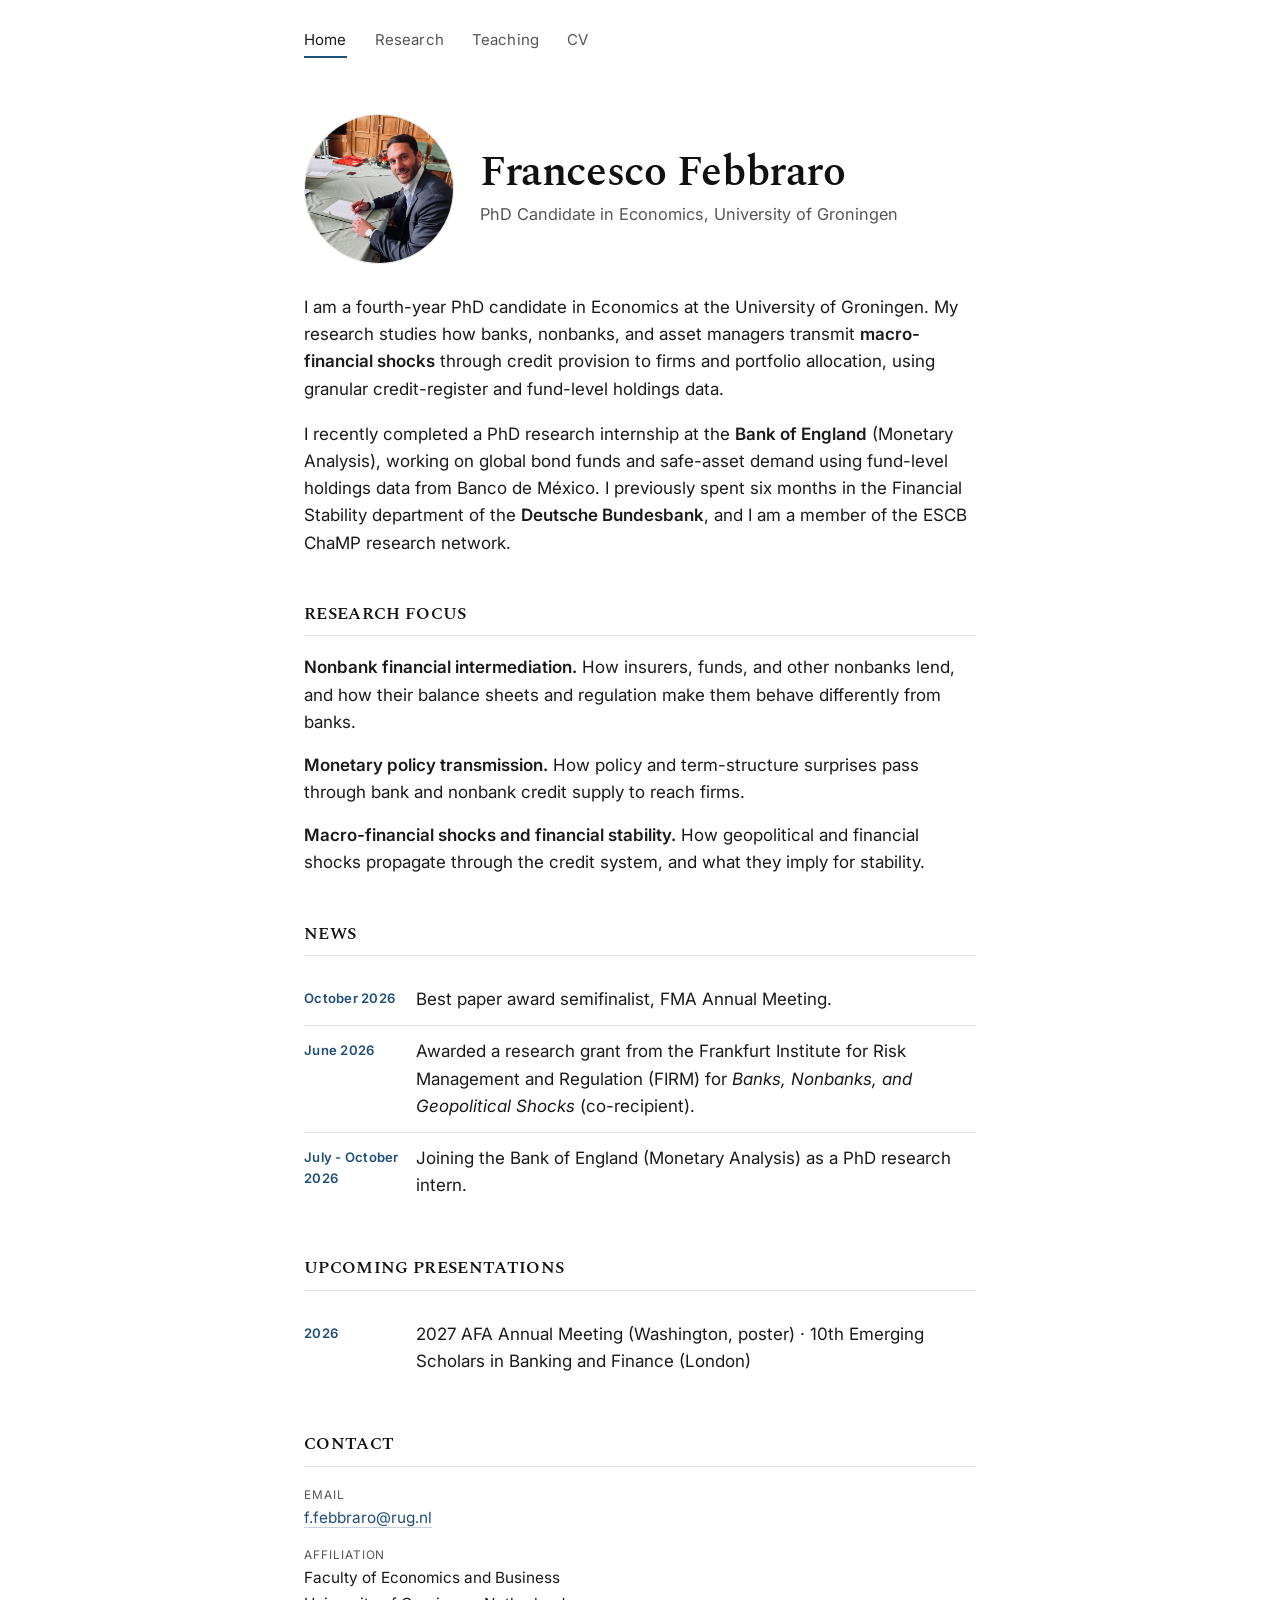
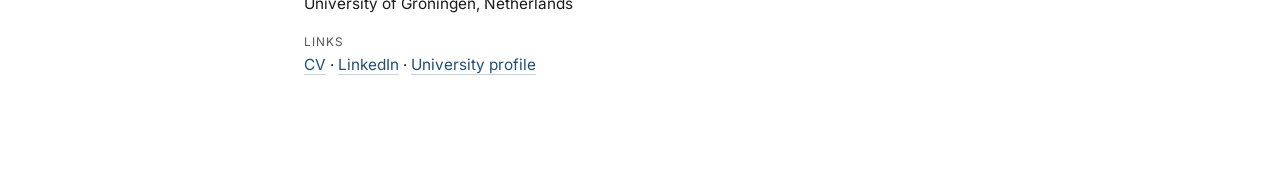
<file: index.html>
<!DOCTYPE html>
<html lang="en">
<head>
<meta charset="utf-8">
<meta name="viewport" content="width=device-width, initial-scale=1.0">
<title>Francesco Febbraro - Economist</title>
<meta name="description" content="Francesco Febbraro - PhD candidate in Economics, University of Groningen. Research on nonbank financial intermediation, monetary policy transmission, and macro-financial risk.">
<link rel="preconnect" href="https://fonts.googleapis.com">
<link rel="preconnect" href="https://fonts.gstatic.com" crossorigin>
<link href="https://fonts.googleapis.com/css2?family=Spectral:wght@500;600&family=Inter:wght@400;500;600&display=swap" rel="stylesheet">
<link rel="stylesheet" href="style.css">
<script data-goatcounter="https://francescofebbraro.goatcounter.com/count"
        async src="//gc.zgo.at/count.js"></script>
</head>
<body>

<nav class="top">
    <a href="index.html" class="active">Home</a>
    <a href="research.html">Research</a>
    <a href="teaching.html">Teaching</a>
    <a href="cv.html">CV</a>
</nav>

<div class="wrap">

<header class="hero">
    <div class="hero-row">
        <img class="hero-photo" src="photo.jpg" alt="Francesco Febbraro">
        <div>
            <h1>Francesco Febbraro</h1>
            <p class="affil">PhD Candidate in Economics, University of Groningen</p>
        </div>
    </div>
</header>

<p>I am a fourth-year PhD candidate in Economics at the University of Groningen. My research studies how banks, nonbanks, and asset managers transmit <strong>macro-financial shocks</strong> through credit provision to firms and portfolio allocation, using granular credit-register and fund-level holdings data.</p>

<p>I recently completed a PhD research internship at the <strong>Bank of England</strong> (Monetary Analysis), working on global bond funds and safe-asset demand using fund-level holdings data from Banco de México. I previously spent six months in the Financial Stability department of the <strong>Deutsche Bundesbank</strong>, and I am a member of the ESCB ChaMP research network.</p><section>
    <h2>Research focus</h2>
    <div class="focus-item">
        <span class="lead">Nonbank financial intermediation.</span>
        How insurers, funds, and other nonbanks lend, and how their balance sheets and regulation make them behave differently from banks.
    </div>
    <div class="focus-item">
        <span class="lead">Monetary policy transmission.</span>
        How policy and term-structure surprises pass through bank and nonbank credit supply to reach firms.
    </div>
    <div class="focus-item">
        <span class="lead">Macro-financial shocks and financial stability.</span>
        How geopolitical and financial shocks propagate through the credit system, and what they imply for stability.
    </div>
</section>

<section>
    <h2>News</h2>
    <ul class="feed">
        <li>
            <span class="when">October 2026</span>
            <span>Best paper award semifinalist, FMA Annual Meeting.</span>
        </li>    
        <li>
            <span class="when">June 2026</span>
            <span>Awarded a research grant from the Frankfurt Institute for Risk Management and Regulation (FIRM) for <em>Banks, Nonbanks, and Geopolitical Shocks</em> (co-recipient).</span>
        </li>
        <li>
            <span class="when">July - October 2026</span>
            <span>Joining the Bank of England (Monetary Analysis) as a PhD research intern.</span>
        </li>
    </ul>
</section>

<section>
    <h2>Upcoming Presentations</h2>
    <ul class="feed">
        <li>
            <span class="when">2026</span>
            <span>2027 AFA Annual Meeting (Washington, poster) · 10th Emerging Scholars in Banking and Finance (London)</span>
        </li>
    </ul>
</section>

<section>
    <h2>Contact</h2>
    <div class="contact-grid">
        <div class="label">Email</div>
        <a href="mailto:f.febbraro@rug.nl">f.febbraro@rug.nl</a>

        <div class="label">Affiliation</div>
        Faculty of Economics and Business<br>
        University of Groningen, Netherlands

        <div class="label">Links</div>
        <a href="CV.pdf">CV</a> ·
        <a href="https://www.linkedin.com/in/francesco-febbraro-/">LinkedIn</a> ·
        <a href="https://www.rug.nl/staff/f.febbraro/">University profile</a>
    </div>
</section>

</div>
</body>
</html>
</file>
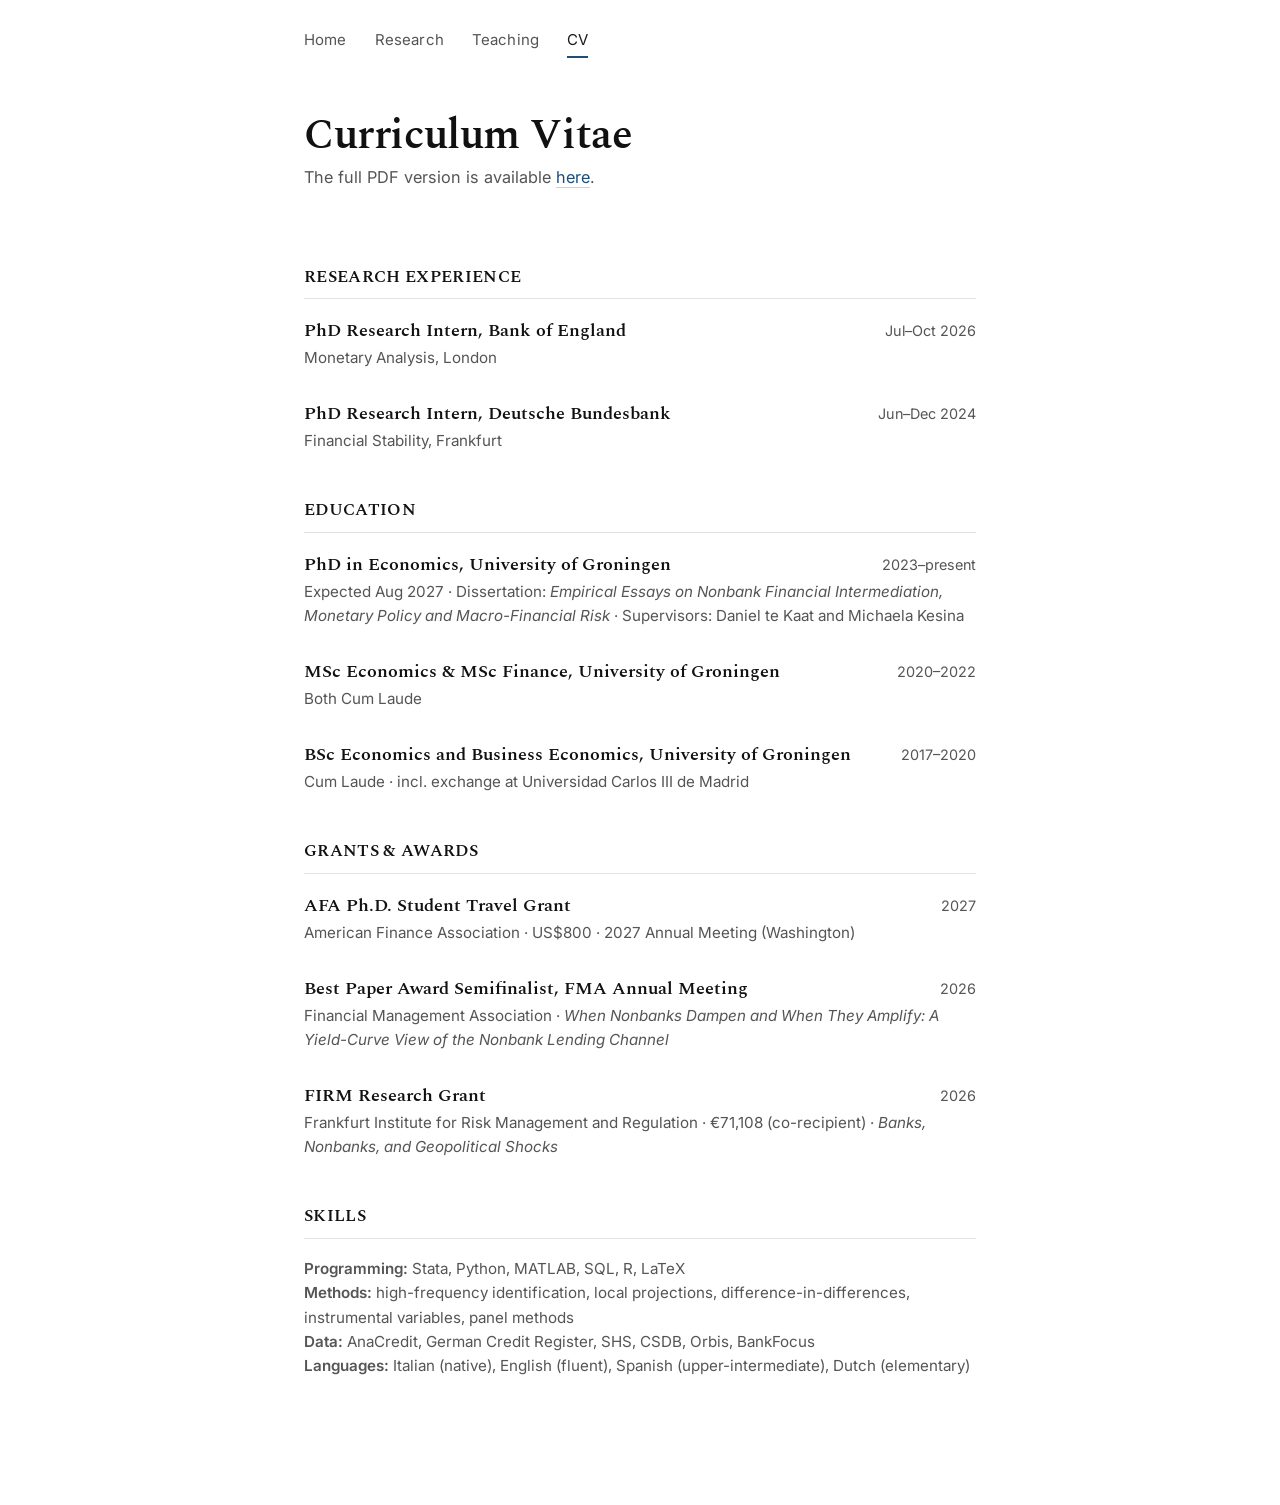
<file: cv.html>
<!DOCTYPE html>
<html lang="en">
<head>
<meta charset="utf-8">
<meta name="viewport" content="width=device-width, initial-scale=1.0">
<title>CV — Francesco Febbraro</title>
<meta name="description" content="Curriculum vitae of Francesco Febbraro, PhD candidate in Economics at the University of Groningen.">
<link rel="preconnect" href="https://fonts.googleapis.com">
<link rel="preconnect" href="https://fonts.gstatic.com" crossorigin>
<link href="https://fonts.googleapis.com/css2?family=Spectral:wght@500;600&family=Inter:wght@400;500;600&display=swap" rel="stylesheet">
<link rel="stylesheet" href="style.css">
<script data-goatcounter="https://francescofebbraro.goatcounter.com/count"
        async src="//gc.zgo.at/count.js"></script>
</head>
<body>

<nav class="top">
    <a href="index.html">Home</a>
    <a href="research.html">Research</a>
    <a href="teaching.html">Teaching</a>
    <a href="cv.html" class="active">CV</a>
</nav>

<div class="wrap">

<header class="hero">
    <h1>Curriculum Vitae</h1>
    <p class="affil">The full PDF version is available <a href="/CV.pdf" target="_blank" rel="noopener">here</a>.</p>
</header>

<section>
    <h2>Research experience</h2>
    <div class="paper">
        <div class="entry-head">
            <h3>PhD Research Intern, Bank of England</h3>
            <span class="entry-date">Jul–Oct 2026</span>
        </div>
        <p class="authors">Monetary Analysis, London</p>
    </div>
    <div class="paper">
        <div class="entry-head">
            <h3>PhD Research Intern, Deutsche Bundesbank</h3>
            <span class="entry-date">Jun–Dec 2024</span>
        </div>
        <p class="authors">Financial Stability, Frankfurt</p>
    </div>
</section>

<section>
    <h2>Education</h2>
    <div class="paper">
        <div class="entry-head">
            <h3>PhD in Economics, University of Groningen</h3>
            <span class="entry-date">2023–present</span>
        </div>
        <p class="authors">Expected Aug 2027 · Dissertation: <em>Empirical Essays on Nonbank Financial Intermediation, Monetary Policy and Macro-Financial Risk</em> · Supervisors: Daniel te Kaat and Michaela Kesina</p>
    </div>
    <div class="paper">
        <div class="entry-head">
            <h3>MSc Economics &amp; MSc Finance, University of Groningen</h3>
            <span class="entry-date">2020–2022</span>
        </div>
        <p class="authors">Both Cum Laude</p>
    </div>
    <div class="paper">
        <div class="entry-head">
            <h3>BSc Economics and Business Economics, University of Groningen</h3>
            <span class="entry-date">2017–2020</span>
        </div>
        <p class="authors">Cum Laude · incl. exchange at Universidad Carlos III de Madrid</p>
    </div>
</section>

<section>
    <h2>Grants &amp; Awards</h2>
    <div class="paper">
        <div class="entry-head">
            <h3>AFA Ph.D. Student Travel Grant</h3>
            <span class="entry-date">2027</span>
        </div>
        <p class="authors">American Finance Association · US$800 · 2027 Annual Meeting (Washington)</p>
    </div>
    <div class="paper">
        <div class="entry-head">
            <h3>Best Paper Award Semifinalist, FMA Annual Meeting</h3>
            <span class="entry-date">2026</span>
        </div>
        <p class="authors">Financial Management Association · <em>When Nonbanks Dampen and When They Amplify: A Yield-Curve View of the Nonbank Lending Channel</em></p>
    </div> 
    <div class="paper">    
        <div class="entry-head">
            <h3>FIRM Research Grant</h3>
            <span class="entry-date">2026</span>
        </div>
        <p class="authors">Frankfurt Institute for Risk Management and Regulation · €71,108 (co-recipient) · <em>Banks, Nonbanks, and Geopolitical Shocks</em></p>
    </div>
</section>

<section>
    <h2>Skills</h2>
    <div class="paper">
        <p class="authors"><strong>Programming:</strong> Stata, Python, MATLAB, SQL, R, LaTeX<br>
        <strong>Methods:</strong> high-frequency identification, local projections, difference-in-differences, instrumental variables, panel methods<br>
        <strong>Data:</strong> AnaCredit, German Credit Register, SHS, CSDB, Orbis, BankFocus<br>
        <strong>Languages:</strong> Italian (native), English (fluent), Spanish (upper-intermediate), Dutch (elementary)</p>
    </div>
</section>


</div>
</body>
</html>
</file>
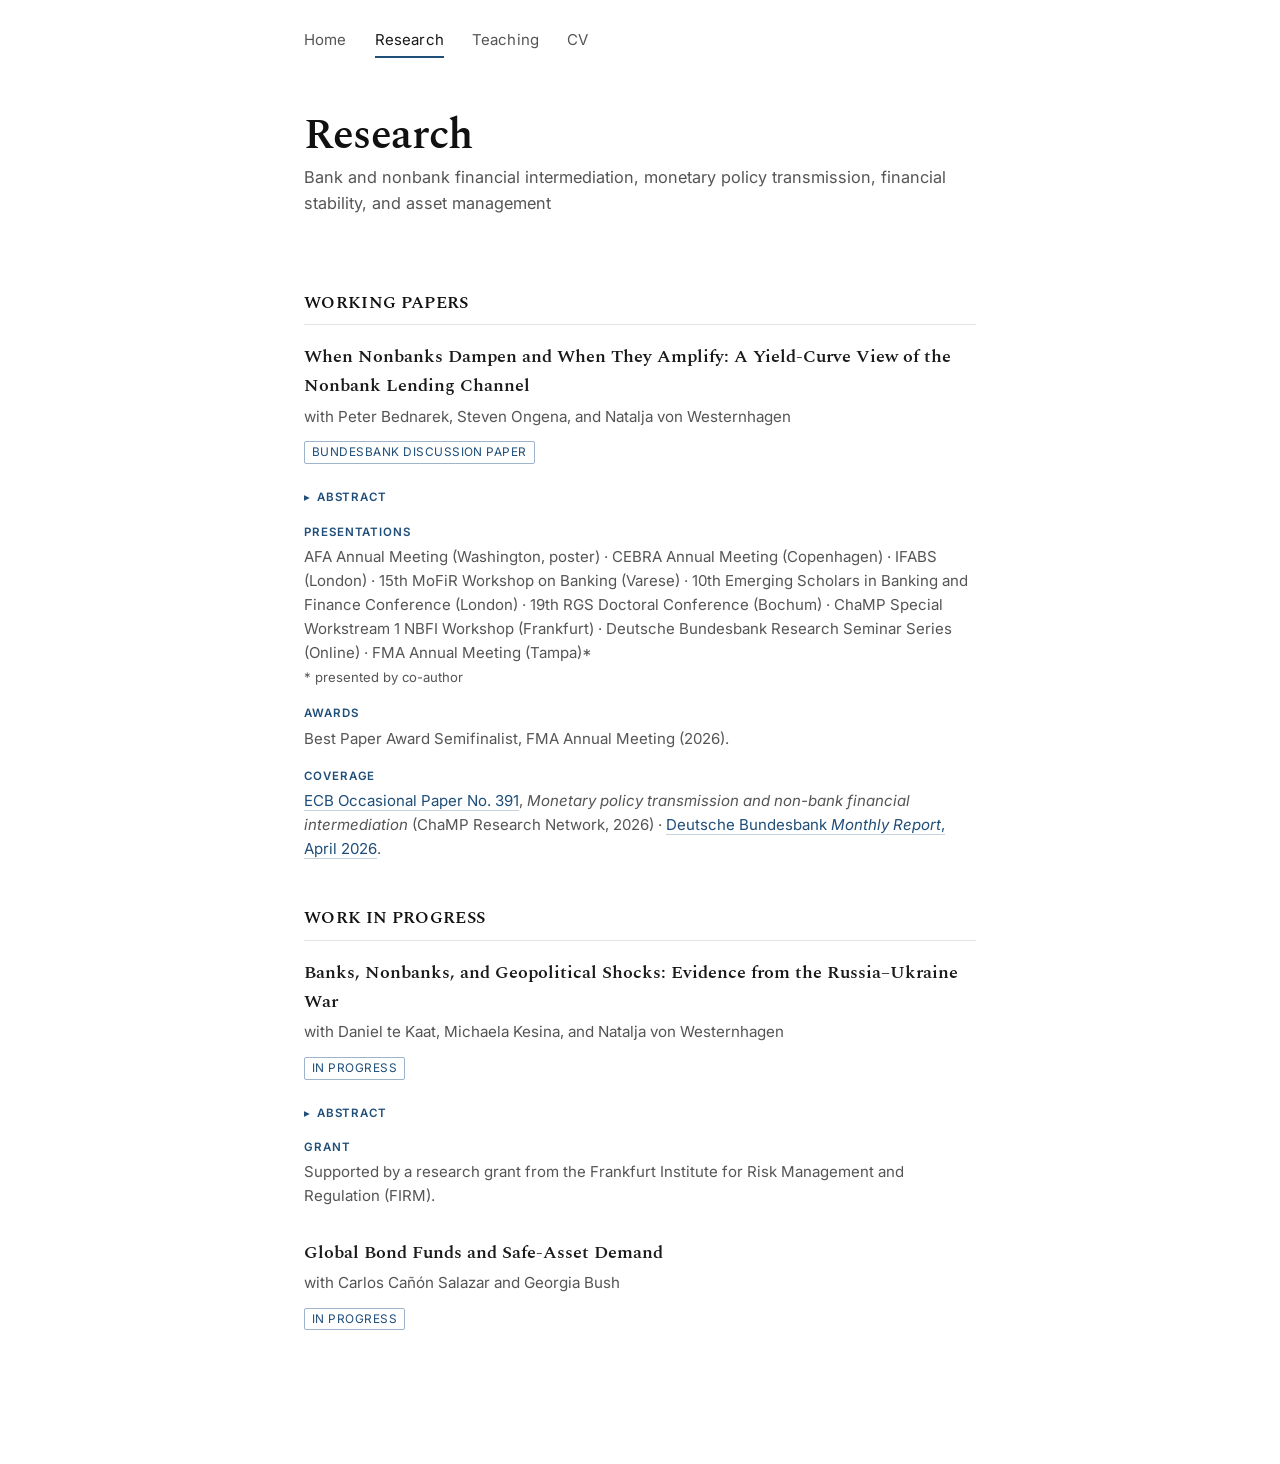
<file: research.html>
<!DOCTYPE html>
<html lang="en">
<head>
<meta charset="utf-8">
<meta name="viewport" content="width=device-width, initial-scale=1.0">
<title>Research — Francesco Febbraro</title>
<meta name="description" content="Research by Francesco Febbraro on nonbank lending, the yield curve, and macro-financial risk.">
<link rel="preconnect" href="https://fonts.googleapis.com">
<link rel="preconnect" href="https://fonts.gstatic.com" crossorigin>
<link href="https://fonts.googleapis.com/css2?family=Spectral:wght@500;600&family=Inter:wght@400;500;600&display=swap" rel="stylesheet">
<link rel="stylesheet" href="style.css">
<script data-goatcounter="https://francescofebbraro.goatcounter.com/count"
        async src="//gc.zgo.at/count.js"></script>
</head>
<body>
<nav class="top">
    <a href="index.html">Home</a>
    <a href="research.html" class="active">Research</a>
    <a href="teaching.html">Teaching</a>
    <a href="cv.html">CV</a>
</nav>
<div class="wrap">
<header class="hero">
    <h1>Research</h1>
    <p class="affil">Bank and nonbank financial intermediation, monetary policy transmission, financial stability, and asset management</p>
</header>
<section>
    <h2>Working papers</h2>
    <div class="paper">
        <p class="ptitle">When Nonbanks Dampen and When They Amplify: A Yield-Curve View of the Nonbank Lending Channel</p>
        <p class="authors">with Peter Bednarek, Steven Ongena, and Natalja von Westernhagen</p>
        <span class="status"><a href="https://www.bundesbank.de/en/publications/research/discussion-papers/when-nonbanks-dampen-and-when-they-amplify-a-yield-curve-view-of-the-nonbank-lending-channel-1007926" target="_blank" rel="noopener">Bundesbank Discussion Paper</a></span>
        <details class="abstract-toggle">
        <summary>Abstract</summary>
        <p class="abstract">We show that the nonbank lending channel is yield-curve dependent. Using German credit register data and within-firm identification, we decompose high-frequency monetary policy surprises into orthogonal short-end, medium-end, and long-end components. Nonbanks expand relative to banks after short-end surprises but contract after medium- and long-end surprises. Financial service institutions drive this sign reversal through a bank credit reallocation channel, while insurers move in the opposite direction, expanding after medium- and long-end surprises as duration-driven solvency gains support credit provision. The nonbank response therefore depends on both the yield-curve segment affected by monetary policy and the composition of the nonbank sector.</p>
        </details>
        <p class="sublabel">Presentations</p>
        <p class="paper-meta">AFA Annual Meeting (Washington, poster) · CEBRA Annual Meeting (Copenhagen) · IFABS (London) · 15th MoFiR Workshop on Banking (Varese) · 10th Emerging Scholars in Banking and Finance Conference (London) · 19th RGS Doctoral Conference (Bochum) · ChaMP Special Workstream 1 NBFI Workshop (Frankfurt) · Deutsche Bundesbank Research Seminar Series (Online) · FMA Annual Meeting (Tampa)*</p>
        <p class="paper-note">* presented by co-author</p>
        <p class="sublabel">Awards</p>
        <p class="paper-meta">Best Paper Award Semifinalist, FMA Annual Meeting (2026).</p>    
        <p class="sublabel">Coverage</p>
        <p class="paper-meta"><a href="https://www.ecb.europa.eu/pub/pdf/scpops/ecb.op391.en.pdf" target="_blank" rel="noopener">ECB Occasional Paper No. 391</a>, <em>Monetary policy transmission and non-bank financial intermediation</em> (ChaMP Research Network, 2026) · <a href="https://publikationen.bundesbank.de/publikationen-en/reports-studies/monthly-reports/monthly-report-april-2026-993254" target="_blank" rel="noopener">Deutsche Bundesbank <em>Monthly Report</em>, April 2026</a>.</p>
    </div>
</section>
<section>
    <h2>Work in progress</h2>
    <div class="paper">
        <p class="ptitle">Banks, Nonbanks, and Geopolitical Shocks: Evidence from the Russia–Ukraine War</p>
        <p class="authors">with Daniel te Kaat, Michaela Kesina, and Natalja von Westernhagen</p>
        <span class="status">In progress</span>
        <details class="abstract-toggle">
        <summary>Abstract</summary>
        <p class="abstract">Using the Russia–Ukraine war as a natural experiment, this project examines how geopolitical stress travels through bank-nonbank networks and quantifies the role that nonbanks play in stabilizing or destabilizing credit supply to firms.</p>
        </details>
        <p class="sublabel">Grant</p>
        <p class="paper-meta">Supported by a research grant from the Frankfurt Institute for Risk Management and Regulation (FIRM).</p>
    </div>
    <div class="paper">
        <p class="ptitle">Global Bond Funds and Safe-Asset Demand</p>
        <p class="authors">with Carlos Cañón Salazar and Georgia Bush</p>
        <span class="status">In progress</span>
    </div>
</section>
</div>
</body>
</html>
</file>
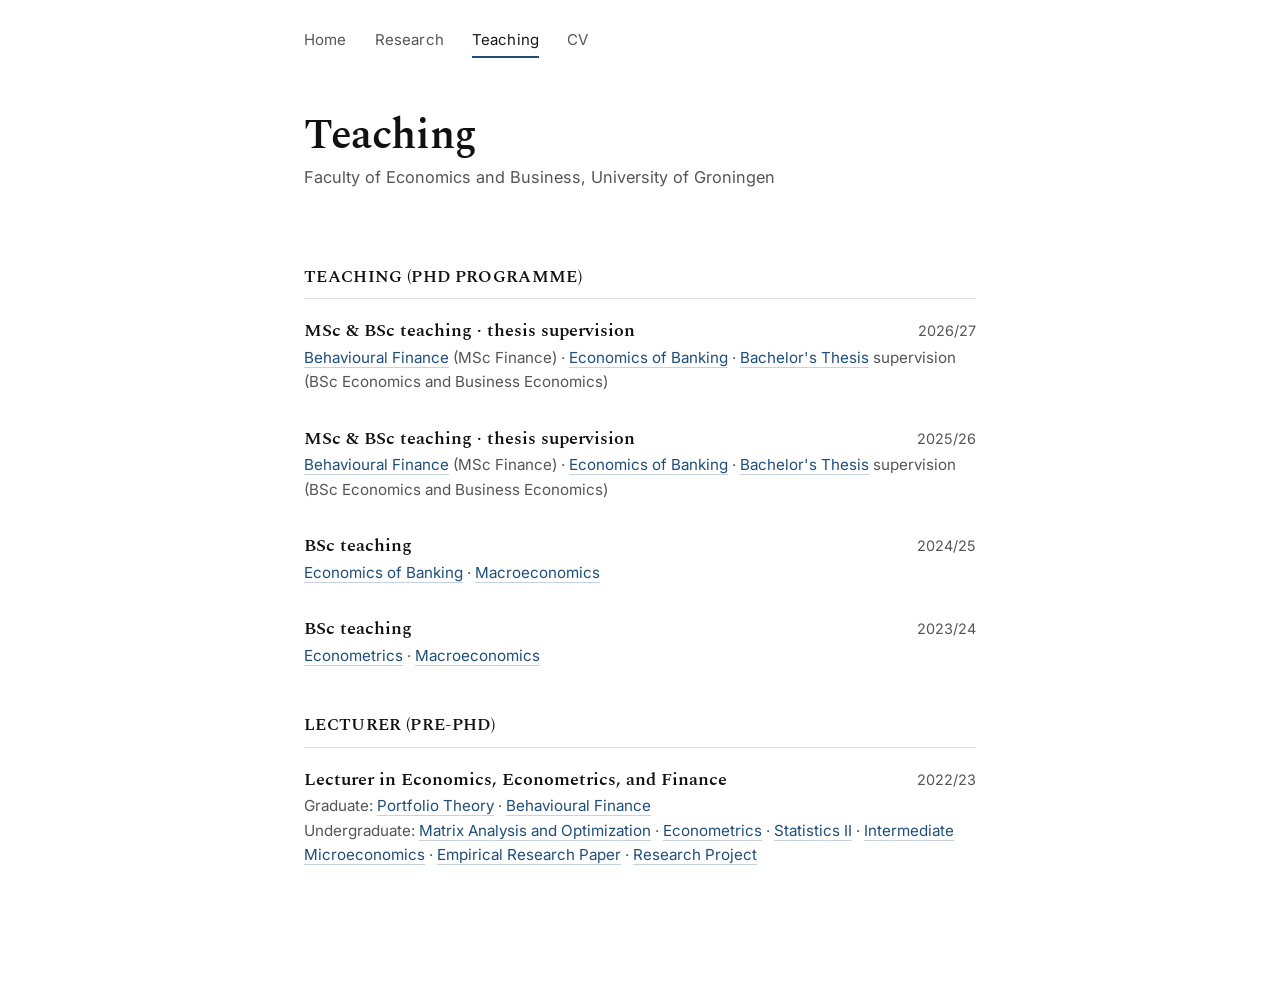
<file: teaching.html>
<!DOCTYPE html>
<html lang="en">
<head>
<meta charset="utf-8">
<meta name="viewport" content="width=device-width, initial-scale=1.0">
<title>Teaching — Francesco Febbraro</title>
<meta name="description" content="Teaching by Francesco Febbraro at the University of Groningen: econometrics, macroeconomics, economics of banking, and behavioural finance.">
<link rel="preconnect" href="https://fonts.googleapis.com">
<link rel="preconnect" href="https://fonts.gstatic.com" crossorigin>
<link href="https://fonts.googleapis.com/css2?family=Spectral:wght@500;600&family=Inter:wght@400;500;600&display=swap" rel="stylesheet">
<link rel="stylesheet" href="style.css">
<script data-goatcounter="https://francescofebbraro.goatcounter.com/count"
        async src="//gc.zgo.at/count.js"></script>
</head>
<body>
<nav class="top">
    <a href="index.html">Home</a>
    <a href="research.html">Research</a>
    <a href="teaching.html" class="active">Teaching</a>
    <a href="cv.html">CV</a>
</nav>
<div class="wrap">
<header class="hero">
    <h1>Teaching</h1>
    <p class="affil">Faculty of Economics and Business, University of Groningen</p>
</header>

<section>
    <h2>Teaching (PhD programme)</h2>
    <div class="paper">
        <div class="entry-head">
            <h3>MSc &amp; BSc teaching · thesis supervision</h3>
            <span class="entry-date">2026/27</span>
        </div>
        <p class="authors"><a href="https://ocasys.rug.nl/current/catalog/course/EBM806C05">Behavioural Finance</a> (MSc Finance) · <a href="https://ocasys.rug.nl/current/catalog/course/EBB062A05">Economics of Banking</a> · <a href="https://ocasys.rug.nl/current/catalog/course/EBB926C10">Bachelor's Thesis</a> supervision (BSc Economics and Business Economics)</p>
    </div> 
    <div class="paper">
        <div class="entry-head">
            <h3>MSc &amp; BSc teaching · thesis supervision</h3>
            <span class="entry-date">2025/26</span>
        </div>
        <p class="authors"><a href="https://ocasys.rug.nl/current/catalog/course/EBM806C05">Behavioural Finance</a> (MSc Finance) · <a href="https://ocasys.rug.nl/current/catalog/course/EBB062A05">Economics of Banking</a> · <a href="https://ocasys.rug.nl/current/catalog/course/EBB926C10">Bachelor's Thesis</a> supervision (BSc Economics and Business Economics)</p>
    </div>
    <div class="paper">
        <div class="entry-head">
            <h3>BSc teaching</h3>
            <span class="entry-date">2024/25</span>
        </div>
        <p class="authors"><a href="https://ocasys.rug.nl/current/catalog/course/EBB062A05">Economics of Banking</a> · <a href="https://ocasys.rug.nl/current/catalog/course/EBP812B05">Macroeconomics</a></p>
    </div>
    <div class="paper">
        <div class="entry-head">
            <h3>BSc teaching</h3>
            <span class="entry-date">2023/24</span>
        </div>
        <p class="authors"><a href="https://ocasys.rug.nl/current/catalog/course/EBB061B05">Econometrics</a> · <a href="https://ocasys.rug.nl/current/catalog/course/EBP812B05">Macroeconomics</a></p>
    </div>
</section>

<section>
    <h2>Lecturer (pre-PhD)</h2>
    <div class="paper">
        <div class="entry-head">
            <h3>Lecturer in Economics, Econometrics, and Finance</h3>
            <span class="entry-date">2022/23</span>
        </div>
        <p class="authors">Graduate: <a href="https://ocasys.rug.nl/current/catalog/course/EBM015B05">Portfolio Theory</a> · <a href="https://ocasys.rug.nl/current/catalog/course/EBM806C05">Behavioural Finance</a><br>
        Undergraduate: <a href="https://ocasys.rug.nl/current/catalog/course/EBB066A05">Matrix Analysis and Optimization</a> · <a href="https://ocasys.rug.nl/current/catalog/course/EBB061B05">Econometrics</a> · <a href="https://ocasys.rug.nl/current/catalog/course/EBB682B05">Statistics II</a> · <a href="https://ocasys.rug.nl/current/catalog/course/EBB852B05">Intermediate Microeconomics</a> · <a href="https://ocasys.rug.nl/current/catalog/course/EBB063B05">Empirical Research Paper</a> · <a href="https://ocasys.rug.nl/current/catalog/course/EBP035B05">Research Project</a></p>
    </div>
</section>

</div>
</body>
</html>
</file>
<file: style.css>
/* ============================================================
   Francesco Febbraro — personal site
   Palette: white background, near-black ink (#1a1a1a),
   deep blue accent and links (#1f4e79).
   Type: Spectral (display serif) + Inter (body/utility), via Google Fonts.
   ============================================================ */

:root {
    --ink:        #1a1a1a;   /* body text */
    --ink-soft:   #555555;   /* secondary text */
    --parchment:  #ffffff;   /* page background */
    --card:       #ffffff;
    --rule:       #e2e2e2;   /* hairline */
    --accent:     #1f4e79;   /* deep blue */
    --accent-dim: #9db4cc;
    --link:       #1f4e79;   /* links */
    --heading:    #111111;   /* headings */
    --maxw:       720px;
}

* { box-sizing: border-box; }

html { -webkit-text-size-adjust: 100%; }

body {
    margin: 0;
    background: var(--parchment);
    color: var(--ink);
    font-family: "Inter", system-ui, -apple-system, sans-serif;
    font-size: 17px;
    line-height: 1.6;
    -webkit-font-smoothing: antialiased;
}

.wrap {
    max-width: var(--maxw);
    margin: 0 auto;
    padding: 0 24px 96px;
}

/* ---------- Nav ---------- */
nav.top {
    max-width: var(--maxw);
    margin: 0 auto;
    padding: 28px 24px 0;
    display: flex;
    gap: 28px;
    align-items: baseline;
    font-size: 15px;
    letter-spacing: 0.01em;
}
nav.top a {
    color: var(--ink-soft);
    text-decoration: none;
    padding-bottom: 4px;
    border-bottom: 2px solid transparent;
    transition: color .15s, border-color .15s;
}
nav.top a:hover { color: var(--ink); }
nav.top a.active {
    color: var(--ink);
    border-bottom-color: var(--accent);
}

/* ---------- Header / hero ---------- */
header.hero {
    padding: 56px 0 30px;
}
.hero-row {
    display: flex;
    align-items: center;
    gap: 26px;
}
.hero-photo {
    width: 150px;
    height: 150px;
    flex: none;
    object-fit: cover;
    border-radius: 50%;
    border: 1px solid var(--rule);
}
.hero h1 {
    color: var(--heading);
    font-family: "Spectral", Georgia, serif;
    font-weight: 600;
    font-size: 2.6rem;
    line-height: 1.05;
    letter-spacing: -0.01em;
    margin: 0 0 6px;
}
.hero .affil {
    font-size: 1.02rem;
    color: var(--ink-soft);
    margin: 0;
}

/* ---------- Prose ---------- */
p { margin: 0 0 18px; }
a { color: var(--link); text-decoration: none; border-bottom: 1px solid rgba(31,78,121,0.25); }
a:hover { border-bottom-color: var(--link); }
strong { font-weight: 600; }

section { margin-top: 44px; }

h2 {
    font-family: "Spectral", Georgia, serif;
    font-weight: 600;
    font-size: 1.04rem;
    letter-spacing: 0.02em;
    text-transform: uppercase;
    color: var(--heading);
    margin: 0 0 18px;
    padding-bottom: 8px;
    border-bottom: 1px solid var(--rule);
}

h3 {
    color: var(--heading);
    font-family: "Spectral", Georgia, serif;
    font-weight: 600;
    font-size: 1.12rem;
    margin: 0 0 4px;
}

.focus-item { margin-bottom: 16px; }
.focus-item .lead { font-weight: 600; color: var(--ink); }

/* ---------- Updates feed ---------- */
.feed { list-style: none; padding: 0; margin: 0; }
.feed li {
    display: grid;
    grid-template-columns: 96px 1fr;
    gap: 16px;
    padding: 12px 0;
    border-bottom: 1px solid var(--rule);
}
.feed li:last-child { border-bottom: none; }
.feed .when {
    font-size: 0.82rem;
    color: var(--accent);
    font-weight: 600;
    letter-spacing: 0.02em;
    padding-top: 2px;
}

/* ---------- Paper entries ---------- */
.paper { margin-bottom: 30px; }
.entry-head {
    display: flex;
    justify-content: space-between;
    align-items: baseline;
    gap: 16px;
}
.entry-head h3 { margin: 0; }
.entry-date {
    flex: none;
    font-size: 0.9rem;
    color: var(--ink-soft);
    white-space: nowrap;
}
.paper .ptitle { font-family: "Spectral", serif; font-size: 1.12rem; font-weight: 600; margin: 0 0 4px; }
.paper .authors { color: var(--ink-soft); font-size: 0.95rem; margin: 0 0 8px; }
.paper .status {
    display: inline-block;
    font-size: 0.74rem;
    letter-spacing: 0.04em;
    text-transform: uppercase;
    color: var(--accent);
    border: 1px solid var(--accent-dim);
    border-radius: 2px;
    padding: 1px 7px;
    margin-bottom: 8px;
}
.paper .abstract { font-size: 0.96rem; color: var(--ink-soft); }
.paper .sublabel {
    font-size: 0.72rem;
    text-transform: uppercase;
    letter-spacing: 0.08em;
    color: var(--accent);
    font-weight: 600;
    margin: 16px 0 4px;
}
.paper .paper-meta {
    font-size: 0.94rem;
    color: var(--ink-soft);
    margin: 0;
}

.paper .status + .status { margin-left: 6px; }
.paper .status a { color: inherit; border-bottom: none; }
.paper .paper-note {
    font-size: 0.82rem;
    color: var(--ink-soft);
    margin: 2px 0 0;
}

/* ---------- Collapsible abstract ---------- */
.abstract-toggle { margin: 16px 0 4px; }
.abstract-toggle summary {
    font-size: 0.72rem;
    text-transform: uppercase;
    letter-spacing: 0.08em;
    color: var(--accent);
    font-weight: 600;
    cursor: pointer;
    list-style: none;
}
.abstract-toggle summary::-webkit-details-marker { display: none; }
.abstract-toggle summary::before {
    content: "\25B8";
    display: inline-block;
    margin-right: 6px;
    transition: transform .15s;
}
.abstract-toggle[open] summary::before { transform: rotate(90deg); }
.abstract-toggle summary:focus-visible { outline: 2px solid var(--accent); outline-offset: 2px; }
.abstract-toggle .abstract { margin: 6px 0 0; }

/* ---------- Contact ---------- */
.contact-grid { font-size: 0.96rem; line-height: 1.7; }
.contact-grid .label {
    font-size: 0.74rem;
    text-transform: uppercase;
    letter-spacing: 0.08em;
    color: var(--ink-soft);
    margin-top: 14px;
}

.disclaimer {
    margin-top: 56px;
    padding-top: 18px;
    border-top: 1px solid var(--rule);
    font-size: 0.82rem;
    color: var(--ink-soft);
    font-style: italic;
}

/* ---------- Responsive ---------- */
@media (max-width: 540px) {
    body { font-size: 16px; }
    .hero h1 { font-size: 2.1rem; }
    .hero-row { flex-direction: column; align-items: flex-start; gap: 16px; }
    .feed li { grid-template-columns: 70px 1fr; gap: 12px; }
    .wrap { padding-bottom: 64px; }
}
</file>
